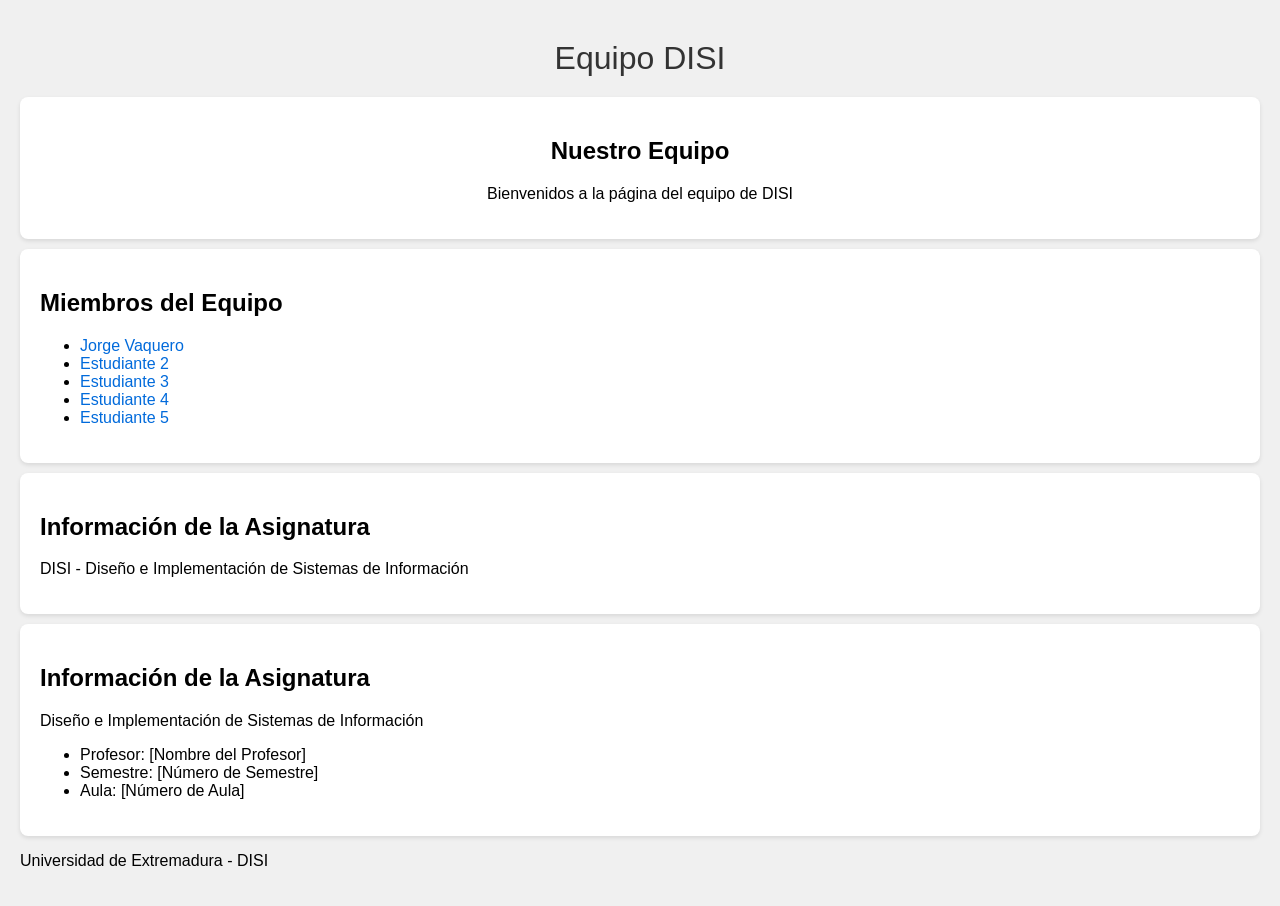
<file: index.html>
<!DOCTYPE html>
<html lang="es">
<head>
    <meta charset="UTF-8">
    <title>Grupo DISI</title>
    <link rel="stylesheet" href="styles.css">
</head>
<body>
    <div class="wrapper">
        <div class="nombre">Equipo DISI</div>
        <div class="box presentacion">
            <h2>Nuestro Equipo</h2>
            <p>Bienvenidos a la página del equipo de DISI</p>
        </div>
        
        <div class="temas">
            <div class="box">
                <h2>Miembros del Equipo</h2>
                <ul>
                    <li><a href="jorge.html" class="ref">Jorge Vaquero</a></li>
                    <li><a href="estudiante2.html" class="ref">Estudiante 2</a></li>
                    <li><a href="estudiante3.html" class="ref">Estudiante 3</a></li>
                    <li><a href="estudiante4.html" class="ref">Estudiante 4</a></li>
                    <li><a href="estudiante5.html" class="ref">Estudiante 5</a></li>
                </ul>
            </div>
            <div class="box">
                <h2>Información de la Asignatura</h2>
                <p>DISI - Diseño e Implementación de Sistemas de Información</p>
            </div>
        </div>
    </div>
</body>
</html>
        <div class="box info-clase">
            <h2>Información de la Asignatura</h2>
            <p>Diseño e Implementación de Sistemas de Información</p>
            <ul>
                <li>Profesor: [Nombre del Profesor]</li>
                <li>Semestre: [Número de Semestre]</li>
                <li>Aula: [Número de Aula]</li>
            </ul>
        </div>
    </div>
     <footer>
        <p>Universidad de Extremadura - DISI</p>
    </footer>
</body>
</html>
</file>
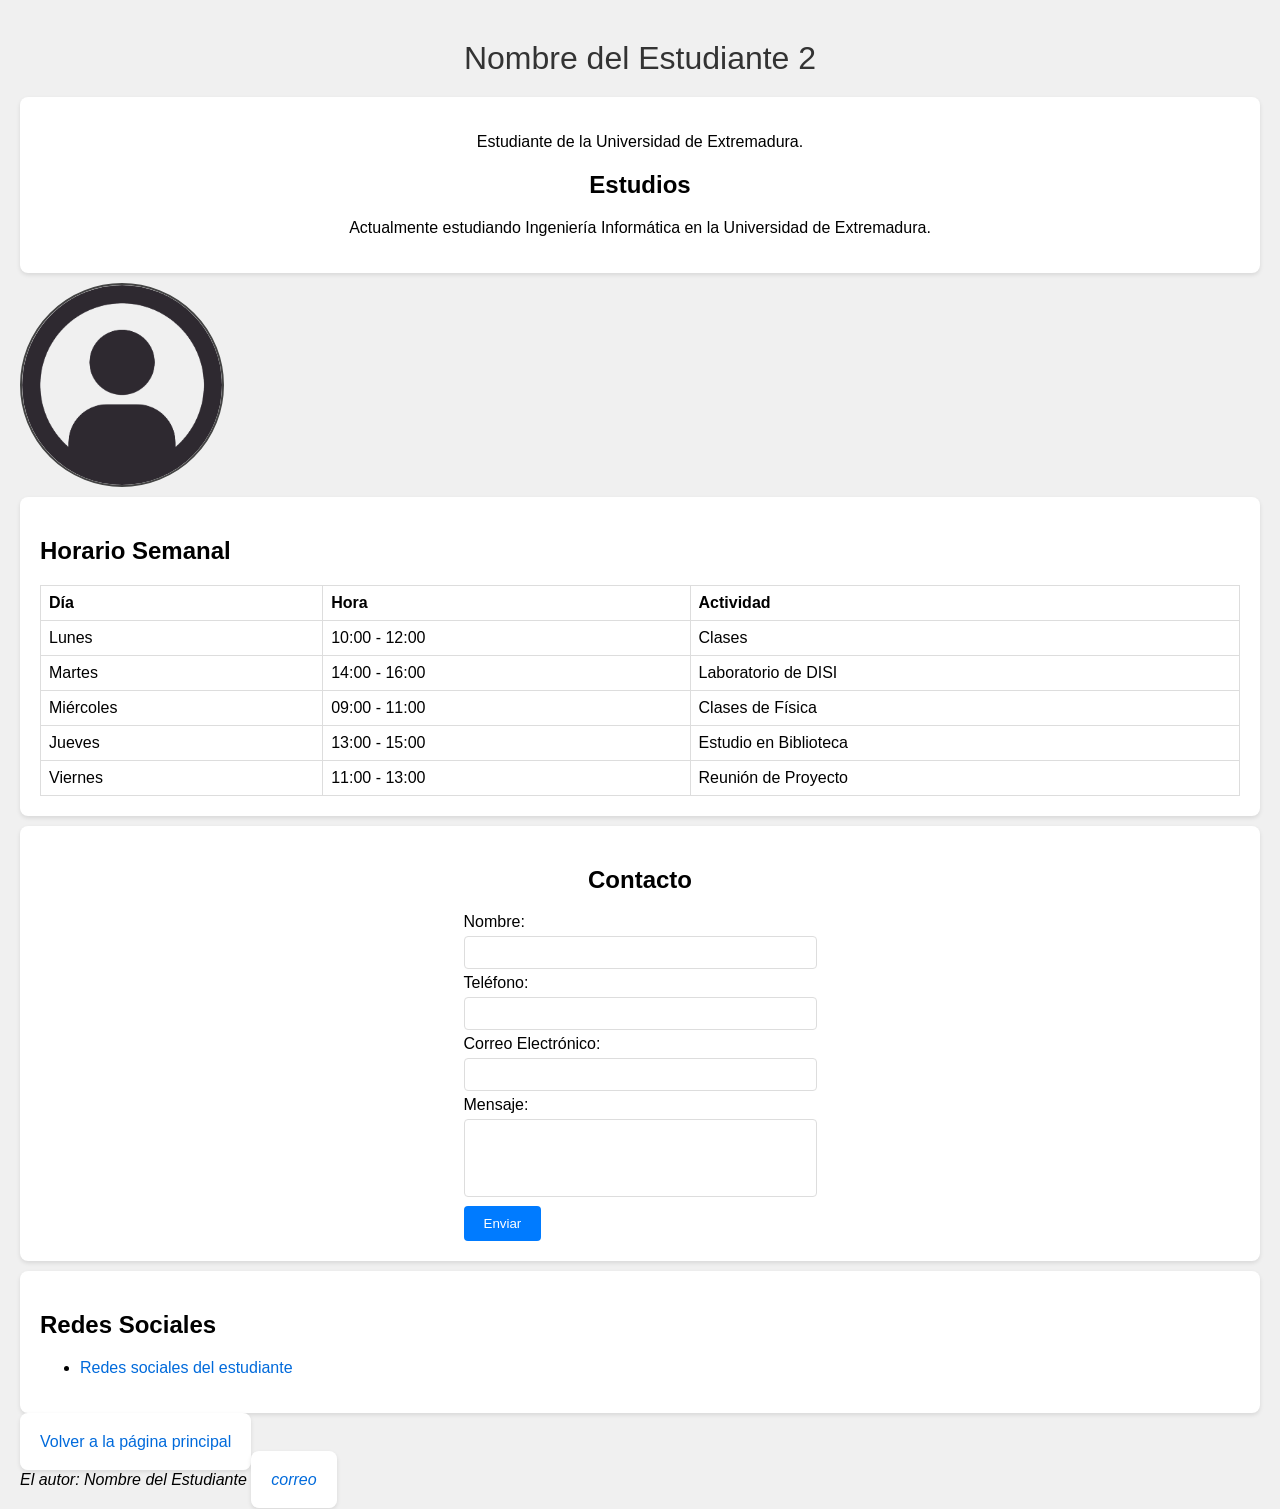
<file: estudiante2.html>
<!DOCTYPE html>
<html lang="es">
<head>
    <meta charset="UTF-8">
    <title>Presentación Estudiante 2</title>
    <link rel="stylesheet" href="styles.css">
</head>
<body>
    <div class="wrapper">
        <div class="nombre">Nombre del Estudiante 2</div>
        <div class="box presentacion">
            <p>Estudiante de la Universidad de Extremadura.</p>
            <h2>Estudios</h2>
            <p>Actualmente estudiando Ingeniería Informática en la Universidad de Extremadura.</p>
        </div>
        <img src="predeterminado.png" alt="Foto" width="200" id="foto">

        <div class="temas">
            <div class="box horario">
                <h2>Horario Semanal</h2>
                <table class="tabla">
                    <tr>
                        <th>Día</th>
                        <th>Hora</th>
                        <th>Actividad</th>
                    </tr>
                    <tr>
                        <td>Lunes</td>
                        <td>10:00 - 12:00</td>
                        <td>Clases</td>
                    </tr>
                    <tr>
                        <td>Martes</td>
                        <td>14:00 - 16:00</td>
                        <td>Laboratorio de DISI</td>
                    </tr>
                    <tr>
                        <td>Miércoles</td>
                        <td>09:00 - 11:00</td>
                        <td>Clases de Física</td>
                    </tr>
                    <tr>
                        <td>Jueves</td>
                        <td>13:00 - 15:00</td>
                        <td>Estudio en Biblioteca</td>
                    </tr>
                    <tr>
                        <td>Viernes</td>
                        <td>11:00 - 13:00</td>
                        <td>Reunión de Proyecto</td>
                    </tr>
                </table>
            </div>
            <div class="box contacto">
                <h2>Contacto</h2>
                <form>
                    <label class="label" for="nombre">Nombre:</label><br>
                    <input class="input" type="text" id="nombre" name="nombre" required><br>
                    <label class="label" for="Telefono">Teléfono:</label><br>
                    <input class="input" type="tel" id="Telefono" name="Telefono" required><br>
                    <label class="label" for="email">Correo Electrónico:</label><br>
                    <input class="input" type="email" id="email" name="email" required><br>
                    <label class="label" for="mensaje">Mensaje:</label><br>
                    <textarea class="textarea" name="mensaje" rows="4" cols="40" id="mensaje" required></textarea><br>
                    <input type="submit" value="Enviar" class="enviar">
                </form>
            </div>
        </div>
        
        <div class="box redes-sociales">
            <h2>Redes Sociales</h2>
            <ul>
                <li><a class="ref" href="#">Redes sociales del estudiante</a></li>
            </ul>
        </div>

        <div class="volver">
            <a href="index.html" class="box ref">Volver a la página principal</a>
        </div>
    </div>
    <footer>
        <address>El autor: Nombre del Estudiante <a class="box ref" href="mailto:correo@alumnos.unex.es">correo</a></address>
    </footer>
</body>
</html>
</file>
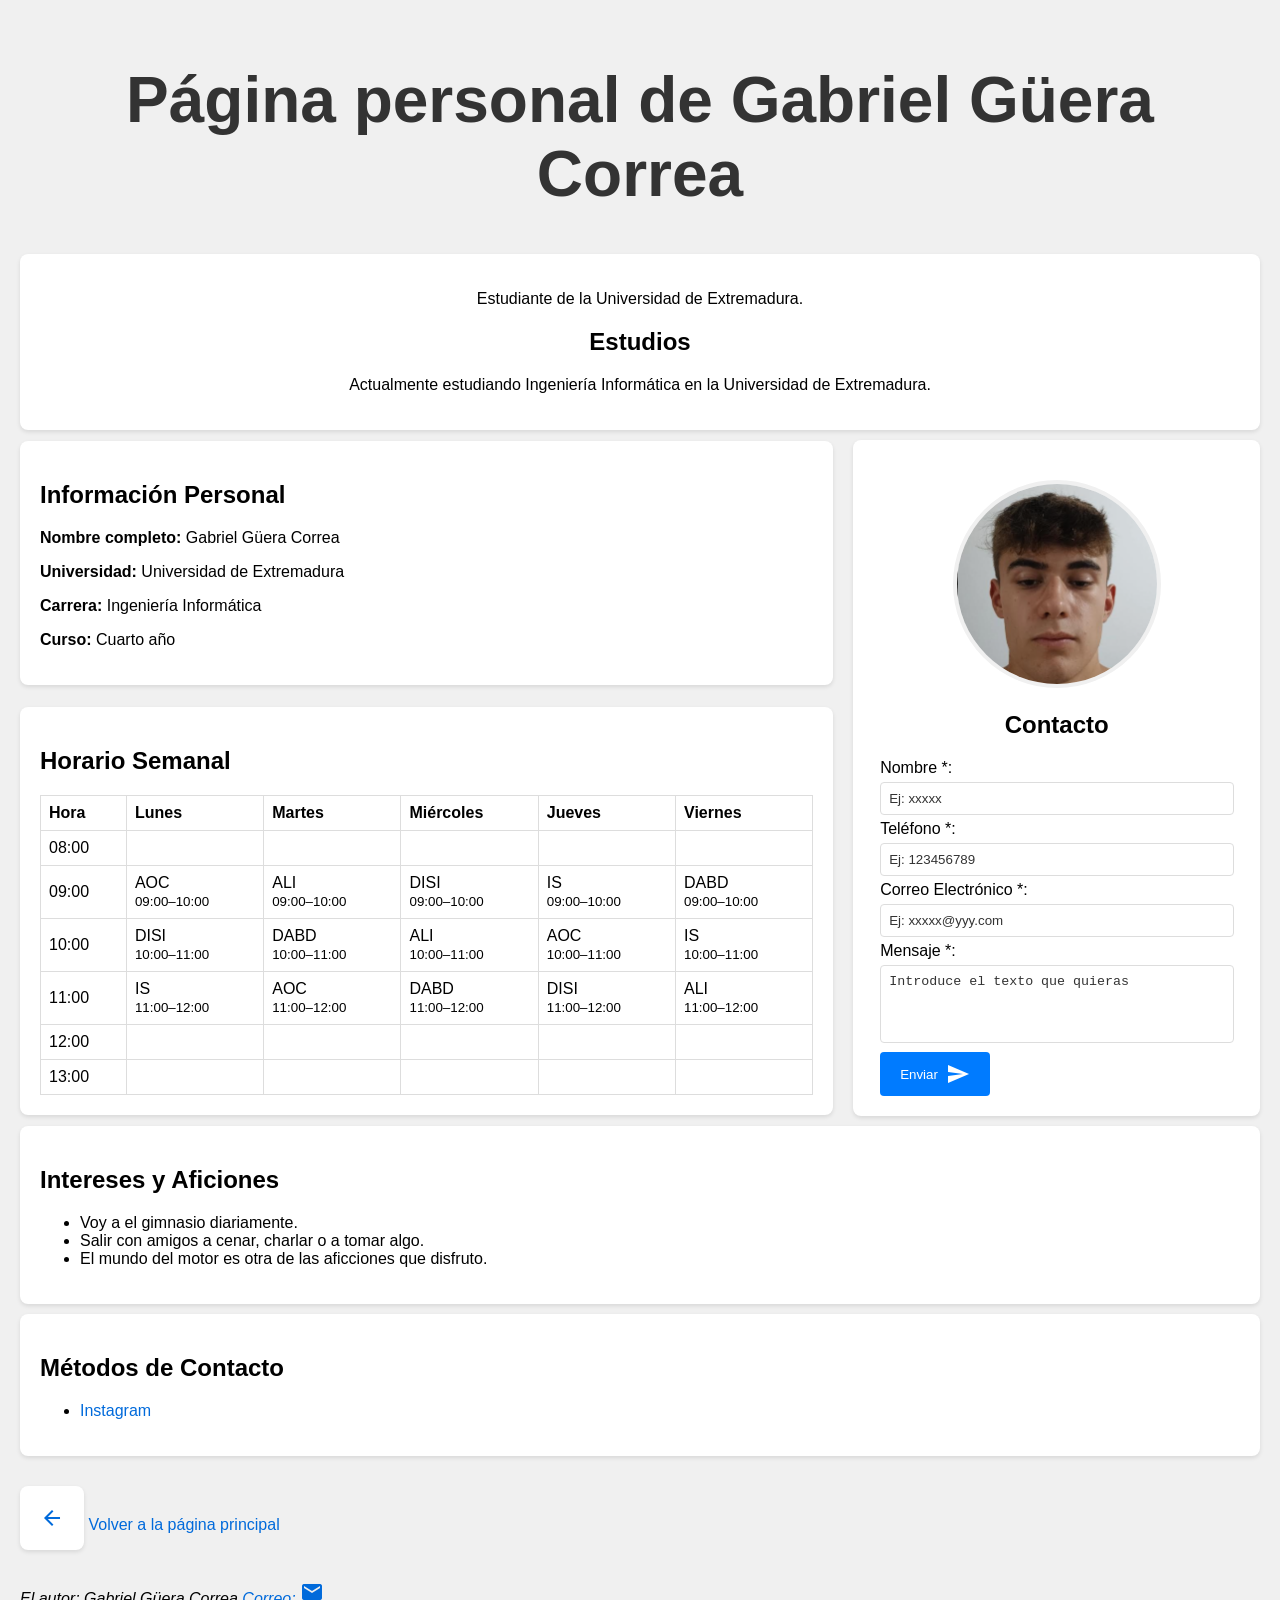
<file: Gabriel.html>
<!DOCTYPE html>
<html lang="es">
<head>
    <meta charset="UTF-8">
    <meta name="viewport" content="width=device-width, initial-scale=1.0">
    <title>Presentación Gabriel Güera</title>
    <link rel="stylesheet" href="styles.css">
    <link href="https://fonts.googleapis.com/icon?family=Material+Icons" rel="stylesheet">
</head>
<body>
    <div class="wrapper">
        <div class="nombre"><h1>Página personal de Gabriel Güera Correa</h1></div>
        <div class="box presentacion">
            <p>Estudiante de la Universidad de Extremadura.</p>
            <h2>Estudios</h2>
            <p>Actualmente estudiando Ingeniería Informática en la Universidad de Extremadura.</p>
        </div>
        <div class="layout">
            <div class="box informacion-personal">
                <h2>Información Personal</h2>
                <p><strong>Nombre completo:</strong> Gabriel Güera Correa </p>
                <p><strong>Universidad:</strong> Universidad de Extremadura</p>
                <p><strong>Carrera:</strong> Ingeniería Informática</p>
                <p><strong>Curso:</strong> Cuarto año </p>
            </div>
            <div class="box horario">
                <h2>Horario Semanal</h2>
                <table class="tabla" aria-label="Horario semanal">
                    <thead>
                        <tr>
                            <th>Hora</th>
                            <th>Lunes</th>
                            <th>Martes</th>
                            <th>Miércoles</th>
                            <th>Jueves</th>
                            <th>Viernes</th>
                        </tr>
                    </thead>
                    <tbody>
                        <tr>
                            <td>08:00</td>
                            <td></td>
                            <td></td>
                            <td></td>
                            <td></td>
                            <td></td>
                        </tr>
                            <tr>
                                <td>09:00</td>
                                <td><span class="has-tooltip" tabindex="0" title="Administración y Organización de Computadores" data-tooltip="Administración y Organización de Computadores">AOC</span><br><small>09:00–10:00</small></td>
                                <td><span class="has-tooltip" tabindex="0" title="Auditoría y Legislación Informática" data-tooltip="Auditoría y Legislación Informática">ALI</span><br><small>09:00–10:00</small></td>
                                <td><span class="has-tooltip" tabindex="0" title="Diseño e Interacción en Sistemas de Información" data-tooltip="Diseño e Interacción en Sistemas de Información">DISI</span><br><small>09:00–10:00</small></td>
                                <td><span class="has-tooltip" tabindex="0" title="Ingeniería del Software" data-tooltip="Ingeniería del Software">IS</span><br><small>09:00–10:00</small></td>
                                <td><span class="has-tooltip" tabindex="0" title="Diseño y Administración de Bases de Datos" data-tooltip="Diseño y Administración de Bases de Datos">DABD</span><br><small>09:00–10:00</small></td>
                            </tr>
                            <tr>
                                <td>10:00</td>
                                <td><span class="has-tooltip" tabindex="0" title="Diseño e Interacción en Sistemas de Información" data-tooltip="Diseño e Interacción en Sistemas de Información">DISI</span><br><small>10:00–11:00</small></td>
                                <td><span class="has-tooltip" tabindex="0" title="Diseño y Administración de Bases de Datos" data-tooltip="Diseño y Administración de Bases de Datos">DABD</span><br><small>10:00–11:00</small></td>
                                <td><span class="has-tooltip" tabindex="0" title="Auditoría y Legislación Informática" data-tooltip="Auditoría y Legislación Informática">ALI</span><br><small>10:00–11:00</small></td>
                                <td><span class="has-tooltip" tabindex="0" title="Administración y Organización de Computadores" data-tooltip="Administración y Organización de Computadores">AOC</span><br><small>10:00–11:00</small></td>
                                <td><span class="has-tooltip" tabindex="0" title="Ingeniería del Software" data-tooltip="Ingeniería del Software">IS</span><br><small>10:00–11:00</small></td>
                            </tr>
                            <tr>
                                <td>11:00</td>
                                <td><span class="has-tooltip" tabindex="0" title="Ingeniería del Software" data-tooltip="Ingeniería del Software">IS</span><br><small>11:00–12:00</small></td>
                                <td><span class="has-tooltip" tabindex="0" title="Administración y Organización de Computadores" data-tooltip="Administración y Organización de Computadores">AOC</span><br><small>11:00–12:00</small></td>
                                <td><span class="has-tooltip" tabindex="0" title="Diseño y Administración de Bases de Datos" data-tooltip="Diseño y Administración de Bases de Datos">DABD</span><br><small>11:00–12:00</small></td>
                                <td><span class="has-tooltip" tabindex="0" title="Diseño e Interacción en Sistemas de Información" data-tooltip="Diseño e Interacción en Sistemas de Información">DISI</span><br><small>11:00–12:00</small></td>
                                <td><span class="has-tooltip" tabindex="0" title="Auditoría y Legislación Informática" data-tooltip="Auditoría y Legislación Informática">ALI</span><br><small>11:00–12:00</small></td>
                            </tr>
                            <tr>
                                <td>12:00</td>
                                <td></td>
                                <td></td>
                                <td></td>
                                <td></td>
                                <td></td>
                            </tr>
                            <tr>
                                <td>13:00</td>
                                <td></td>
                                <td></td>
                                <td></td>
                                <td></td>
                                <td></td>
                            </tr>
                    </tbody>
                </table>
            </div>
            <div class="box contacto">
                <a href="#imagen-ampliada">
                    <img src="imagenes/imageGabriel.png" alt="Foto de Gabriel:  foto de frente en la que se puede observar a un joven de pelo y ojos marrones">
                </a>

                <div id="imagen-ampliada" class="modal">
                    <a  href="#" class="fondo"></a>
                    <div class="contenido">
                        <a  class="cerrar">x</a>
                        <img src="imagenes/imageGabriel.png" alt="Imagen ampliada">
                    </div>
                </div>

                <h2>Contacto</h2>
                <form>
                    <label class="label" for="nombre">Nombre *:</label><br>
                    <input class="input" type="text" id="nombre" name="nombre" required placeholder="Ej: xxxxx"><br>
                    <label class="label" for="Telefono">Teléfono *:</label><br>
                    <input class="input" type="tel" id="Telefono" name="Telefono" required placeholder="Ej: 123456789"
                    pattern="[0-9]{9}" title="Debe contener 9 dígitos numéricos"><br>
                    <label class="label" for="email">Correo Electrónico *:</label><br>
                    <input class="input" type="email" id="email" name="email" required placeholder="Ej: xxxxx@yyy.com"><br>
                    <label class="label" for="mensaje">Mensaje *:</label><br>
                    <textarea class="textarea" name="mensaje" rows="4" cols="40" id="mensaje" required placeholder="Introduce el texto que quieras"></textarea><br>
                    <button type="submit"class="enviar">
                        Enviar<i class="material-icons">send</i>
                    </button>  
                </form>
            </div>
        </div>
        
        <div class="box intereses">
            <h2>Intereses y Aficiones</h2>
            <ul>
                <li>Voy a el gimnasio diariamente.</li>
                <li>Salir con amigos a cenar, charlar o a tomar algo.</li>
                <li>El mundo del motor es otra de las aficciones que disfruto.</li>
            </ul>
        </div>
        
        <div class="box redes-sociales">
            <h2>Métodos de Contacto</h2>
            <ul>
                <li><a class="ref" href="https://www.instagram.com/gabrigc04_">Instagram</a></li>
            </ul>
        </div>

    </div> 
    <div class="volver">
            <a href="paginaPrincipal.html" class="ref"><i class="box material-icons">arrow_back</i>  Volver a la página principal</a>
    </div>
    <footer>
        <address>El autor: Gabriel Güera Correa <a class="ref" href="mailto:ggeracor@alumnos.unex.es">Correo: <i class="material-icons"> email</i></a></address>
    </footer>
</body>
</html>
</file>
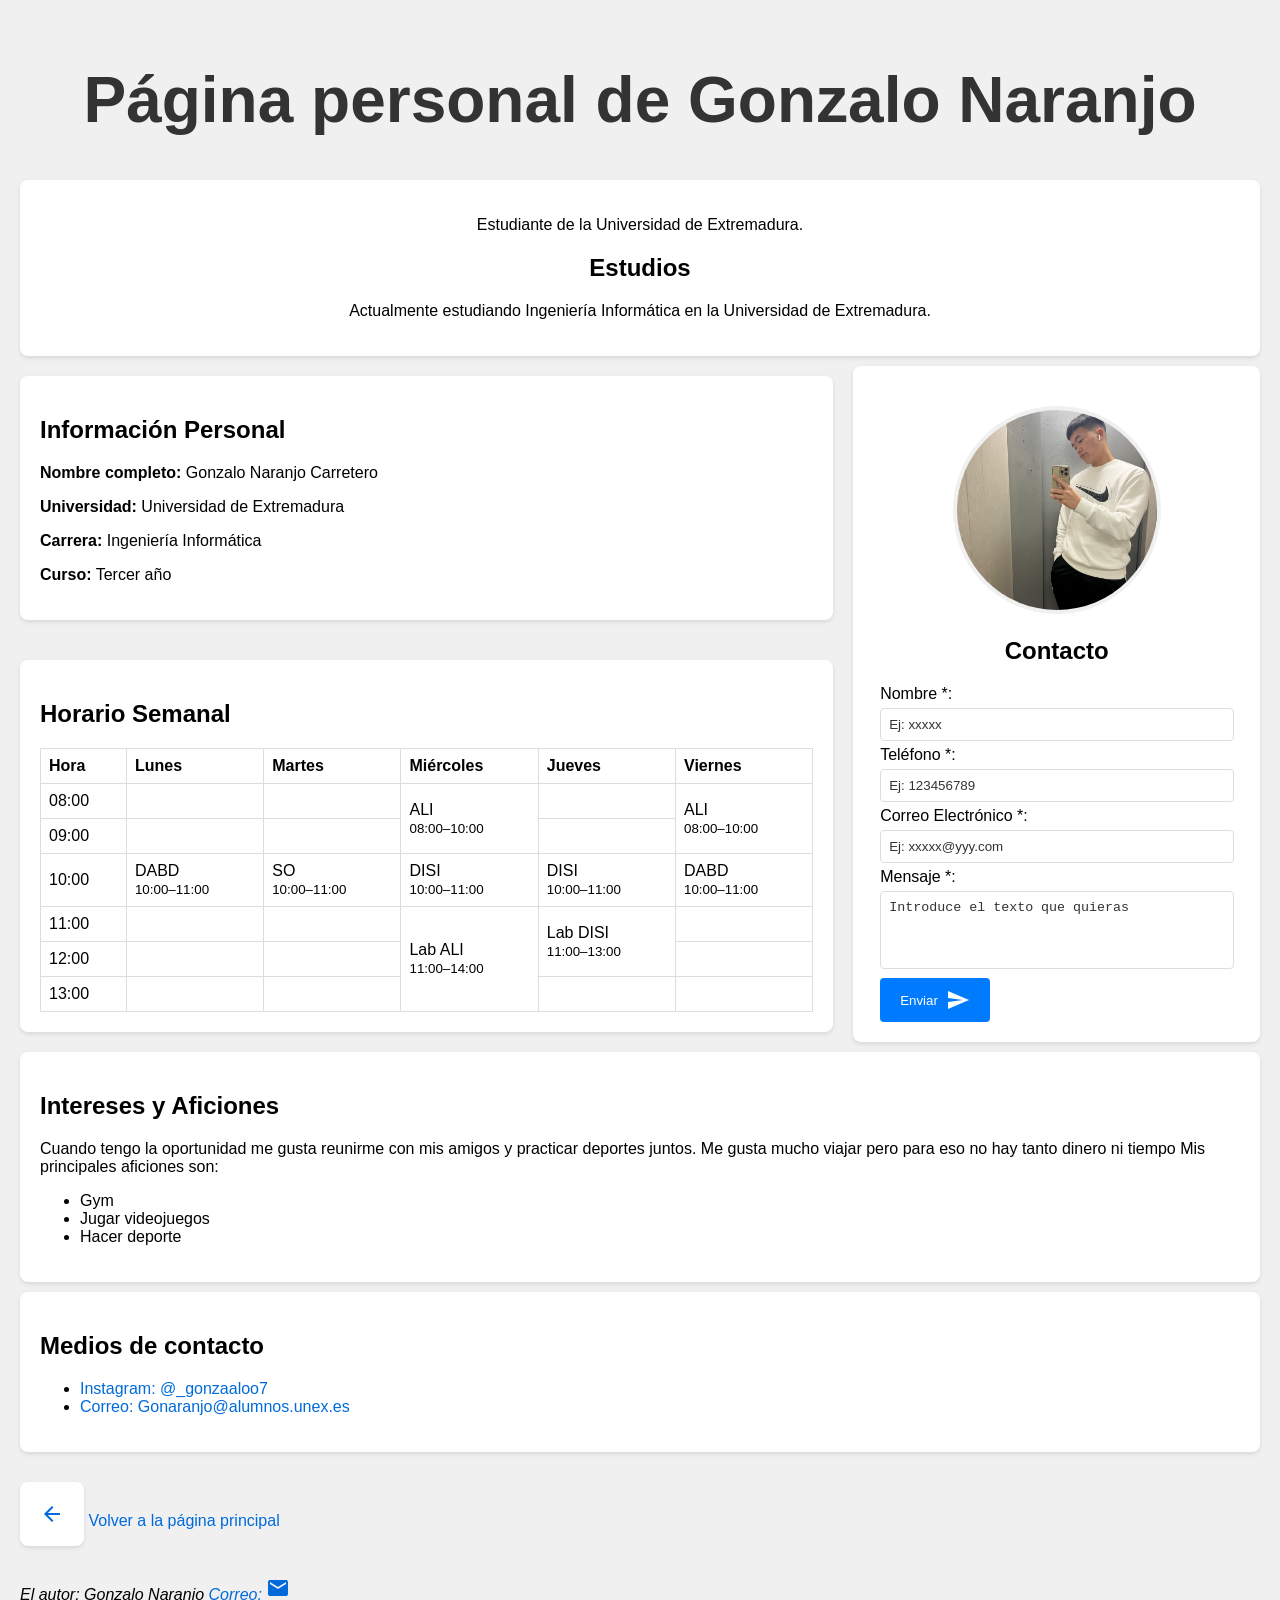
<file: GonzaloNaranjo.html>
<!DOCTYPE html>
<html lang="es">
<head>
    <meta charset="UTF-8">
    <meta name="viewport" content="width=device-width, initial-scale=1.0">
    <title>Presentación Gonzalo Naranjo</title>
    <link rel="stylesheet" href="styles.css">
    <link href="https://fonts.googleapis.com/icon?family=Material+Icons" rel="stylesheet">
</head>
<body>
    <div class="wrapper">
        <div class="nombre"><h1>Página personal de Gonzalo Naranjo</h1></div>
        <div class="box presentacion">
            <p>Estudiante de la Universidad de Extremadura.</p>
            <h2>Estudios</h2>
            <p>Actualmente estudiando Ingeniería Informática en la Universidad de Extremadura.</p>
        </div>
        <div class="layout">
            <div class="box informacion-personal">
                <h2>Información Personal</h2>
                <p><strong>Nombre completo:</strong> Gonzalo Naranjo Carretero</p>
                <p><strong>Universidad:</strong> Universidad de Extremadura</p>
                <p><strong>Carrera:</strong> Ingeniería Informática</p>
                <p><strong>Curso:</strong> Tercer año</p>
            </div>
            <div class="box horario">
                <h2>Horario Semanal</h2>
                <table class="tabla" aria-label="Horario semanal">
                    <thead>
                        <tr>
                            <th>Hora</th>
                            <th>Lunes</th>
                            <th>Martes</th>
                            <th>Miércoles</th>
                            <th>Jueves</th>
                            <th>Viernes</th>
                        </tr>
                    </thead>
                    <tbody>
                        <tr>
                            <td>08:00</td>
                            <td></td>
                            <td></td>
                            <td rowspan="2"><span class="has-tooltip" tabindex="0" data-tooltip="Algoritmos y estructuras de datos: cómo resolver problemas y organizar datos eficientemente.">ALI</span><br><small>08:00–10:00</small></td>
                            <td></td>
                            <td rowspan="2"><span class="has-tooltip" tabindex="0" data-tooltip="Algoritmos y estructuras de datos: cómo resolver problemas y organizar datos eficientemente.">ALI</span><br><small>08:00–10:00</small></td>
                        </tr>
                        <tr>
                            <td>09:00</td>
                            <td></td>
                            <td></td>
                            <td></td>
                        </tr>
                        <tr>
                            <td>10:00</td>
                            <td><span class="has-tooltip" tabindex="0" data-tooltip="Diseño y Administración de Bases de Datos: cómo almacenar y consultar información de forma segura y eficiente.">DABD</span><br><small>10:00–11:00</small></td>
                            <td><span class="has-tooltip" tabindex="0" data-tooltip="Sistemas Operativos">SO</span><br><small>10:00–11:00</small></td>
                            <td><span class="has-tooltip" tabindex="0" data-tooltip="Diseño y Desarrollo de Sistemas Informáticos: creación y mantenimiento de aplicaciones a gran escala.">DISI</span><br><small>10:00–11:00</small></td>
                            <td><span class="has-tooltip" tabindex="0" data-tooltip="Diseño y Desarrollo de Sistemas Informáticos: creación y mantenimiento de aplicaciones a gran escala.">DISI</span><br><small>10:00–11:00</small></td>
                            <td><span class="has-tooltip" tabindex="0" data-tooltip="Diseño y Administración de Bases de Datos: cómo almacenar y consultar información de forma segura y eficiente.">DABD</span><br><small>10:00–11:00</small></td>
                        </tr>
                        <tr>
                            <td>11:00</td>
                            <td></td>
                            <td></td>
                            <td rowspan="3"><span class="has-tooltip" tabindex="0" data-tooltip="Prácticas de ALI (laboratorio)">Lab ALI</span><br><small>11:00–14:00</small></td>
                            <td rowspan="2"><span class="has-tooltip" tabindex="0" data-tooltip="Prácticas de DISI (laboratorio)">Lab DISI</span><br><small>11:00–13:00</small></td>
                            <td></td>
                        </tr>
                        <tr>
                            <td>12:00</td>
                            <td></td>
                            <td></td>
                            <td></td>
                        </tr>
                        <tr>
                            <td>13:00</td>
                            <td></td>
                            <td></td>
                            <td></td>
                            <td></td>
                        </tr>
                    </tbody>
                </table>
            </div>
            <div class="box contacto">
                <a href="#imagen-ampliada">
                    <img src="imagenes/ImagenGonzalo.jpg" alt="Chico con pelo corto y negro, posando de perfil frente al espejo">
                </a>

                <div id="imagen-ampliada" class="modal">
                    <a  href="#" class="fondo"></a>
                    <div class="contenido">
                        <a  class="cerrar">x</a>
                        <img src="imagenes/ImagenGonzalo.jpg" alt="Imagen ampliada">
                    </div>
                </div>

                <h2>Contacto</h2>
                <form>
                    <label class="label" for="nombre">Nombre *:</label><br>
                    <input class="input" type="text" id="nombre" name="nombre" required placeholder="Ej: xxxxx"><br>
                    <label class="label" for="Telefono">Teléfono *:</label><br>
                    <input class="input" type="tel" id="Telefono" name="Telefono" required placeholder="Ej: 123456789"
                    pattern="[0-9]{9}" title="Debe contener 9 dígitos numéricos"><br>
                    <label class="label" for="email">Correo Electrónico *:</label><br>
                    <input class="input" type="email" id="email" name="email" required placeholder="Ej: xxxxx@yyy.com"><br>
                    <label class="label" for="mensaje">Mensaje *:</label><br>
                    <textarea class="textarea" name="mensaje" rows="4" cols="40" id="mensaje" required placeholder="Introduce el texto que quieras"></textarea><br>
                    <button type="submit"class="enviar">
                        Enviar<i class="material-icons">send</i>
                    </button>  
                </form>
            </div>
        </div>
        
        <div class="box intereses">
            <h2>Intereses y Aficiones</h2>
            <p>Cuando tengo la oportunidad me gusta reunirme con mis amigos y practicar deportes juntos. Me gusta mucho viajar pero para eso no hay tanto dinero ni tiempo Mis principales aficiones son:</p>
            <ul>
                <li>Gym</li>
                <li>Jugar videojuegos</li>
                <li>Hacer deporte</li>
            </ul>
        </div>
        
        <div class="box redes-sociales">
            <h2>Medios de contacto</h2>
            <ul>
                <li><a class="ref" href="https://instagram.com/_gonzaaloo7" target="_blank" rel="noopener noreferrer">Instagram: @_gonzaaloo7</a></li>
                <li><a class="ref" href="mailto:Gonaranjo@alumnos.unex.es">Correo: Gonaranjo@alumnos.unex.es</a></li>
            </ul>
        </div>

    </div> 
    <div class="volver">
            <a href="paginaPrincipal.html" class="ref"><i class="box material-icons">arrow_back</i>  Volver a la página principal</a>
    </div>
    <footer>
        <address>El autor: Gonzalo Naranjo <a class="ref" href="mailto:Gonaranjo@alumnos.unex.es">Correo: <i class="material-icons"> email</i></a></address>
    </footer>
</body>
</html>
</file>
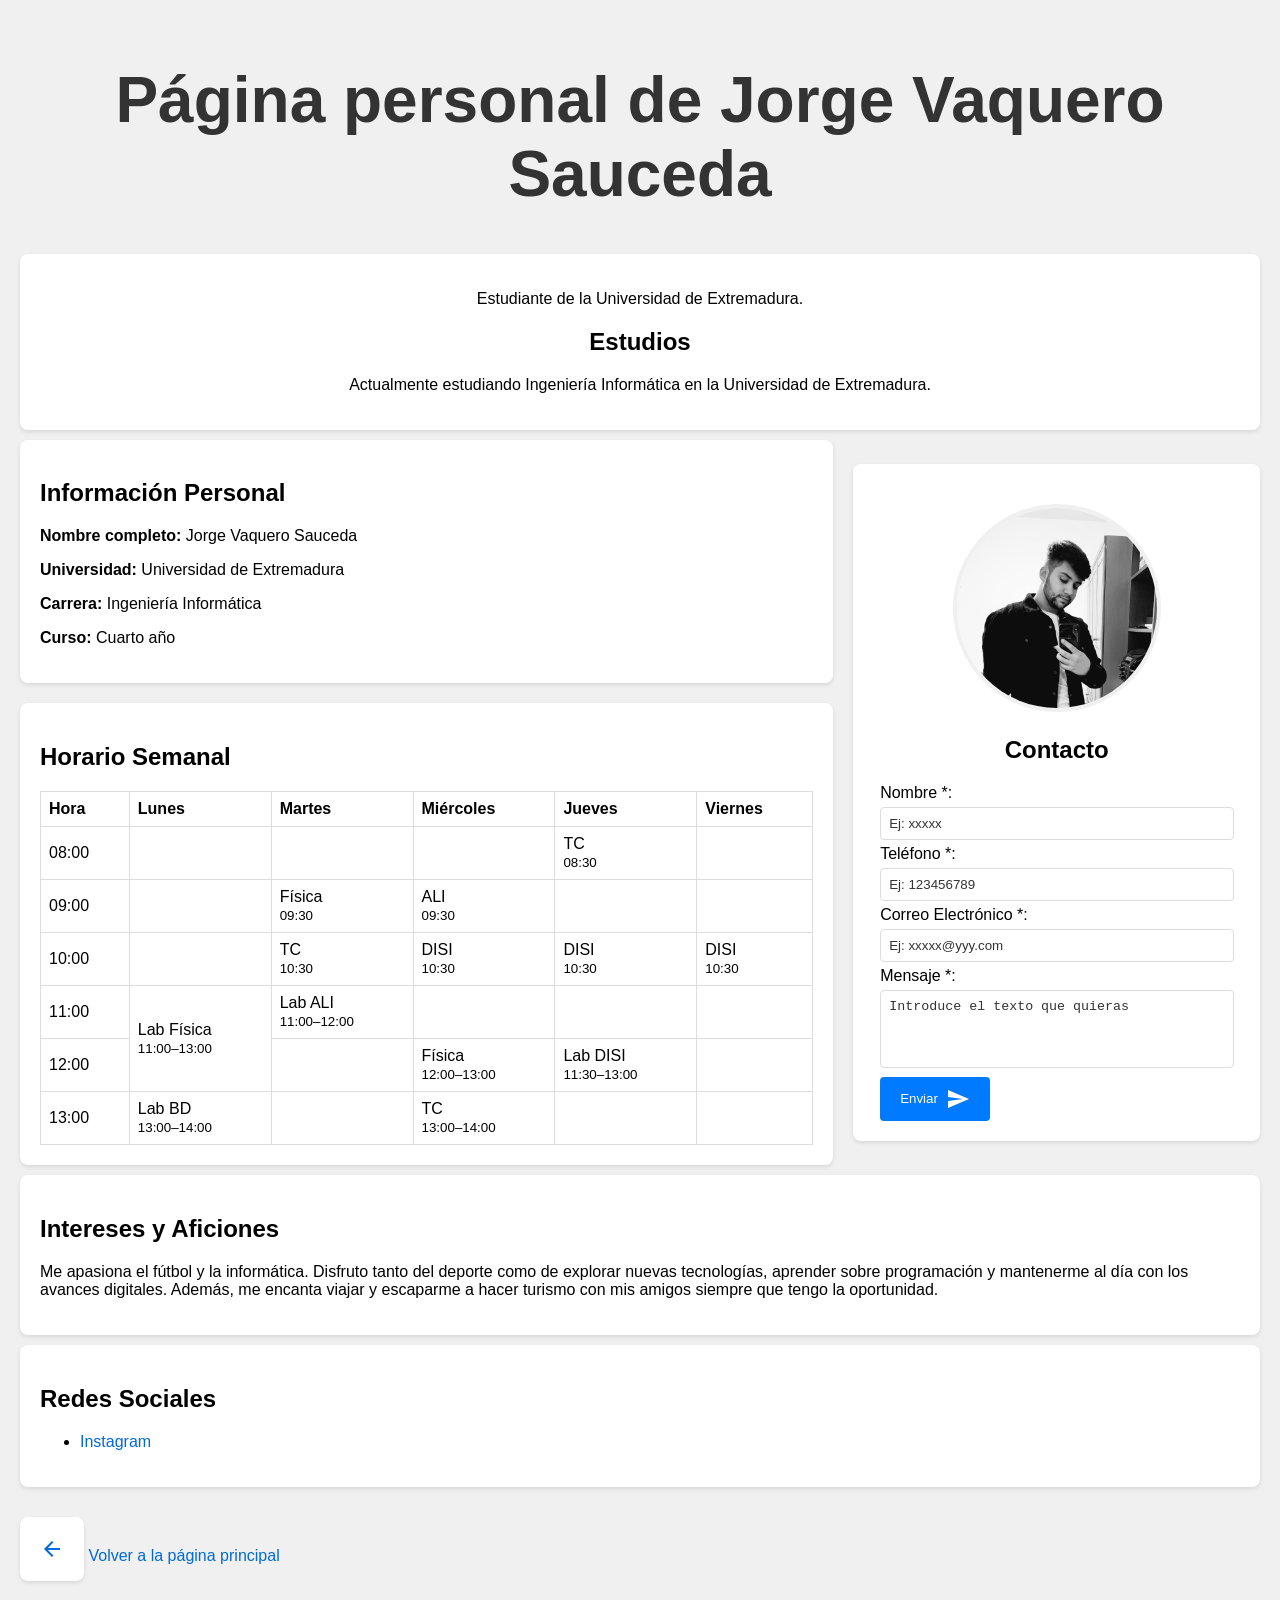
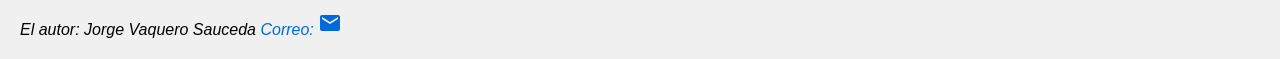
<file: jorge.html>
<!DOCTYPE html>
<html lang="es">
<head>
    <meta charset="UTF-8">
    <meta name="viewport" content="width=device-width, initial-scale=1.0">
    <title>Presentación Jorge Vaquero</title>
    <link rel="stylesheet" href="styles.css">
    <link href="https://fonts.googleapis.com/icon?family=Material+Icons" rel="stylesheet">
</head>
<body>
    <div class="wrapper">
        <div class="nombre"><h1>Página personal de Jorge Vaquero Sauceda</h1></div>
        <div class="box presentacion">
            <p>Estudiante de la Universidad de Extremadura.</p>
            <h2>Estudios</h2>
            <p>Actualmente estudiando Ingeniería Informática en la Universidad de Extremadura.</p>
        </div>
        <div class="layout">
            <div class="box informacion-personal">
                    <h2>Información Personal</h2>
                    <p><strong>Nombre completo:</strong> Jorge Vaquero Sauceda </p>
                    <p><strong>Universidad:</strong> Universidad de Extremadura</p>
                    <p><strong>Carrera:</strong> Ingeniería Informática</p>
                    <p><strong>Curso:</strong> Cuarto año </p>
            </div>
            <div class="box horario">
                <h2>Horario Semanal</h2>
                <table class="tabla" aria-label="Horario semanal">
                    <thead>
                        <tr>
                            <th>Hora</th>
                            <th>Lunes</th>
                            <th>Martes</th>
                            <th>Miércoles</th>
                            <th>Jueves</th>
                            <th>Viernes</th>
                        </tr>
                    </thead>
                    <tbody>
                        <tr>
                            <td>08:00</td>
                            <td></td>
                            <td></td>
                            <td></td>
                            <td><span class="has-tooltip" tabindex="0" data-tooltip="Teoría de la Computación">TC</span><br><small>08:30</small></td>
                            <td></td>
                        </tr>
                        <tr>
                            <td>09:00</td>
                            <td></td>
                            <td><span class="has-tooltip" tabindex="0" data-tooltip="Física (teoría y prácticas)">Física</span><br><small>09:30</small></td>
                            <td><span class="has-tooltip" tabindex="0" data-tooltip="ALI — Lenguajes y Sistemas (teoría y práctica)">ALI</span><br><small>09:30</small></td>
                            <td></td>
                            <td></td>
                        </tr>
                        <tr>
                            <td>10:00</td>
                            <td></td>
                            <td><span class="has-tooltip" tabindex="0" data-tooltip="Teoría de la Computación">TC</span><br><small>10:30</small></td>
                            <td><span class="has-tooltip" tabindex="0" data-tooltip="DISI — Diseño e Ingeniería de Software">DISI</span><br><small>10:30</small></td>
                            <td><span class="has-tooltip" tabindex="0" data-tooltip="DISI — Diseño e Ingeniería de Software">DISI</span><br><small>10:30</small></td>
                            <td><span class="has-tooltip" tabindex="0" data-tooltip="DISI — Diseño e Ingeniería de Software">DISI</span><br><small>10:30</small></td>
                        </tr>
                        <tr>
                            <td>11:00</td>
                            <td rowspan="2"><span class="has-tooltip" tabindex="0" data-tooltip="Prácticas de Física">Lab Física</span><br><small>11:00–13:00</small></td>
                            <td><span class="has-tooltip" tabindex="0" data-tooltip="Prácticas de ALI (laboratorio)">Lab ALI</span><br><small>11:00–12:00</small></td>
                            <td></td>
                            <td></td>
                            <td></td>
                        </tr>
                        <tr>
                            <td>12:00</td>
                            <td></td>
                            <td><span class="has-tooltip" tabindex="0" data-tooltip="Física (teoría y prácticas)">Física</span><br><small>12:00–13:00</small></td>
                            <td><span class="has-tooltip" tabindex="0" data-tooltip="Prácticas de DISI (laboratorio)">Lab DISI</span><br><small>11:30–13:00</small></td>
                            <td></td>
                        </tr>
                        <tr>
                            <td>13:00</td>
                            <td><span class="has-tooltip" tabindex="0" data-tooltip="Prácticas de Bases de Datos">Lab BD</span><br><small>13:00–14:00</small></td>
                            <td></td>
                            <td><span class="has-tooltip" tabindex="0" data-tooltip="Teoría de la Computación">TC</span><br><small>13:00–14:00</small></td>
                            <td></td>
                            <td></td>
                        </tr>
                    </tbody>
                </table>
            </div>
            <div class="box contacto">
                <a href="#imagen-ampliada">
                    <img src="imagenes/imagenJorge.jpg" alt="Miniatura">
                </a>

                <div id="imagen-ampliada" class="modal">
                    <a  href="#" class="fondo"></a>
                    <div class="contenido">
                        <a  class="cerrar">x</a>
                        <img src="imagenes/imagenJorge.jpg" alt="Imagen ampliada">
                    </div>
                </div>


                <h2>Contacto</h2>
                <form>
                    <label class="label" for="nombre">Nombre *:</label><br>
                    <input class="input" type="text" id="nombre" name="nombre" required placeholder="Ej: xxxxx"><br>
                    <label class="label" for="Telefono">Teléfono *:</label><br>
                    <input class="input" type="tel" id="Telefono" name="Telefono" required placeholder="Ej: 123456789"
                    pattern="[0-9]{9}" title="Debe contener 9 dígitos numéricos"><br>
                    <label class="label" for="email">Correo Electrónico *:</label><br>
                    <input class="input" type="email" id="email" name="email" required placeholder="Ej: xxxxx@yyy.com"><br>
                    <label class="label" for="mensaje">Mensaje *:</label><br>
                    <textarea class="textarea" name="mensaje" rows="4" cols="40" id="mensaje" required placeholder="Introduce el texto que quieras"></textarea><br>
                    <button type="submit"class="enviar">
                        Enviar<i class="material-icons">send</i>
                    </button>
                </form>
            </div>
        </div>
        <div class="box intereses">
            <h2>Intereses y Aficiones</h2>
                <p>Me apasiona el fútbol y la informática. Disfruto tanto del deporte como de explorar nuevas tecnologías, aprender sobre programación y mantenerme al día con los avances digitales.  Además, me encanta viajar y escaparme a hacer turismo con mis amigos siempre que tengo la oportunidad.</p>
        </div>
        <div class="box redes-sociales">
            <h2>Redes Sociales</h2>
            <ul>
                <li><a class="ref" href="https://www.instagram.com/jorgevs_12">Instagram</a></li>
            </ul>
        </div>
    </div> 
    <div class="volver">
            <a href="paginaPrincipal.html" class="ref"><i class="box material-icons">arrow_back</i>  Volver a la página principal</a>
    </div>
    <footer>
        <address>El autor: Jorge Vaquero Sauceda <a class="ref" href="mailto:jvaqueroeq@alumnos.unex.es">Correo: <i class="material-icons"> email</i></a></address>
    </footer>
</body>
</html>
</file>
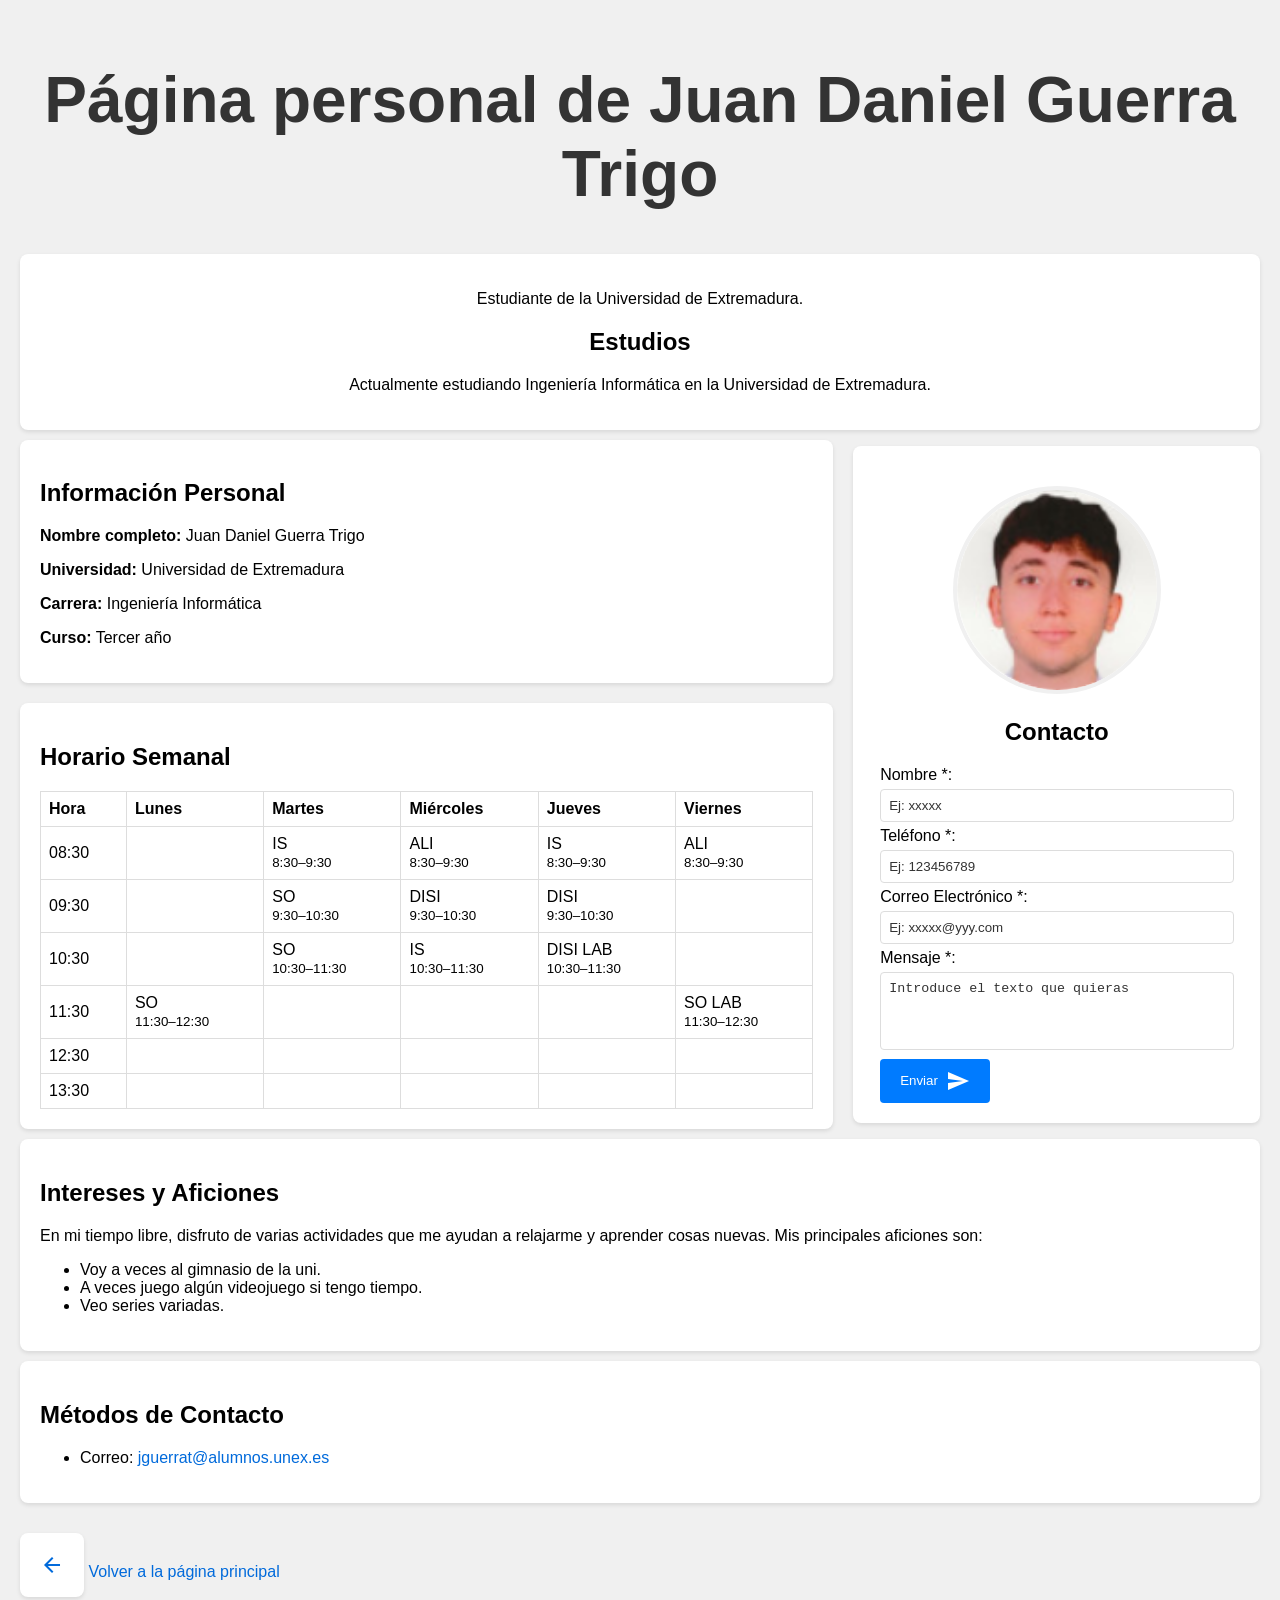
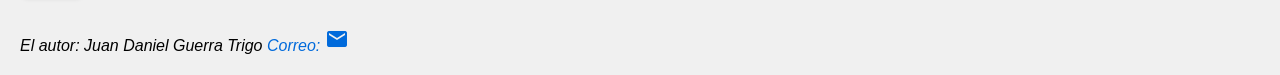
<file: JuanDaniel.html>
<!DOCTYPE html>
<html lang="es">
<head>
    <meta charset="UTF-8">
    <meta name="viewport" content="width=device-width, initial-scale=1.0">
    <title>Presentación Juan Daniel</title>
    <link rel="stylesheet" href="styles.css">
    <link href="https://fonts.googleapis.com/icon?family=Material+Icons" rel="stylesheet">
</head>
<body>
    <div class="wrapper">
        <div class="nombre"><h1>Página personal de Juan Daniel Guerra Trigo</h1></div>
        <div class="box presentacion">
            <p>Estudiante de la Universidad de Extremadura.</p>
            <h2>Estudios</h2>
            <p>Actualmente estudiando Ingeniería Informática en la Universidad de Extremadura.</p>
        </div>
        <div class="layout">
            <div class="box informacion-personal">
                <h2>Información Personal</h2>
                <p><strong>Nombre completo:</strong> Juan Daniel Guerra Trigo</p>
                <p><strong>Universidad:</strong> Universidad de Extremadura</p>
                <p><strong>Carrera:</strong> Ingeniería Informática</p>
                <p><strong>Curso:</strong> Tercer año</p>
            </div>
            <div class="box horario">
                <h2>Horario Semanal</h2>
                <table class="tabla" aria-label="Horario semanal">
                    <thead>
                        <tr>
                            <th>Hora</th>
                            <th>Lunes</th>
                            <th>Martes</th>
                            <th>Miércoles</th>
                            <th>Jueves</th>
                            <th>Viernes</th>
                        </tr>
                    </thead>
                    <tbody>
                        <tr>
                            <td>08:30</td>
                            <td></td>
                            <td><span class="has-tooltip" tabindex="0" data-tooltip="Ingeniería del Software: métodos y prácticas para desarrollar software de calidad.">IS</span><br><small>8:30–9:30</small></td>
                            <td><span class="has-tooltip" tabindex="0" data-tooltip="Algoritmos y estructuras de datos: cómo resolver problemas y organizar datos eficientemente.">ALI</span><br><small>8:30–9:30</small></td>
                            <td><span class="has-tooltip" tabindex="0" data-tooltip="IS — Ingeniería del Software">IS</span><br><small>8:30–9:30</small></td>
                            <td><span class="has-tooltip" tabindex="0" data-tooltip="ALI — Lenguajes y sistemas">ALI</span><br><small>8:30–9:30</small></td>
                        </tr>
                        <tr>
                            <td>09:30</td>
                            <td></td>
                            <td><span class="has-tooltip" tabindex="0" data-tooltip="Sistemas Operativos">SO</span><br><small>9:30–10:30</small></td>
                            <td><span class="has-tooltip" tabindex="0" data-tooltip="Diseño y Desarrollo de Sistemas Informáticos: creación y mantenimiento de aplicaciones a gran escala.">DISI</span><br><small>9:30–10:30</small></td>
                            <td><span class="has-tooltip" tabindex="0" data-tooltip="DISI — Diseño e Ingeniería de Software">DISI</span><br><small>9:30–10:30</small></td>
                            <td></td>
                        </tr>
                        <tr>
                            <td>10:30</td>
                            <td></td>
                            <td><span class="has-tooltip" tabindex="0" data-tooltip="SO — Sistemas Operativos">SO</span><br><small>10:30–11:30</small></td>
                            <td><span class="has-tooltip" tabindex="0" data-tooltip="IS — Ingeniería del Software">IS</span><br><small>10:30–11:30</small></td>
                            <td><span class="has-tooltip" tabindex="0" data-tooltip="Prácticas de DISI (laboratorio)">DISI LAB</span><br><small>10:30–11:30</small></td>
                            <td></td>
                        </tr>
                        <tr>
                            <td>11:30</td>
                            <td><span class="has-tooltip" tabindex="0" data-tooltip="Sistemas Operativos">SO</span><br><small>11:30–12:30</small></td>
                            <td></td>
                            <td></td>
                            <td></td>
                            <td><span class="has-tooltip" tabindex="0" data-tooltip="Prácticas de Sistemas Operativos">SO LAB</span><br><small>11:30–12:30</small></td>
                        </tr>
                        <tr>
                            <td>12:30</td>
                            <td></td>
                            <td></td>
                            <td></td>
                            <td></td>
                            <td></td>
                        </tr>
                        <tr>
                            <td>13:30</td>
                            <td></td>
                            <td></td>
                            <td></td>
                            <td></td>
                            <td></td>
                        </tr>
                    </tbody>
                </table>
            </div>
            <div class="box contacto">
                <a href="#imagen-ampliada">
                    <img src="imagenes/imagenJuanDaniel.png" alt="Imagen Personal de Juan Daniel: Fotografía de un joven con cabello corto y oscuro , piel clara y expresión neutra mirando al frente.">
                </a>

                <div id="imagen-ampliada" class="modal">
                    <a  href="#" class="fondo"></a>
                    <div class="contenido">
                        <a  class="cerrar">x</a>
                        <img src="imagenes/imagenJuanDaniel.png" alt="Imagen ampliada">
                    </div>
                </div>

                <h2>Contacto</h2>
                <form>
                    <label class="label" for="nombre">Nombre *:</label><br>
                    <input class="input" type="text" id="nombre" name="nombre" required placeholder="Ej: xxxxx"><br>
                    <label class="label" for="Telefono">Teléfono *:</label><br>
                    <input class="input" type="tel" id="Telefono" name="Telefono" required placeholder="Ej: 123456789"
                    pattern="[0-9]{9}" title="Debe contener 9 dígitos numéricos"><br>
                    <label class="label" for="email">Correo Electrónico *:</label><br>
                    <input class="input" type="email" id="email" name="email" required placeholder="Ej: xxxxx@yyy.com"><br>
                    <label class="label" for="mensaje">Mensaje *:</label><br>
                    <textarea class="textarea" name="mensaje" rows="4" cols="40" id="mensaje" required placeholder="Introduce el texto que quieras"></textarea><br>
                    <button type="submit"class="enviar">
                        Enviar<i class="material-icons">send</i>
                    </button>  
                </form>
            </div>
        </div>
        
        <div class="box intereses">
            <h2>Intereses y Aficiones</h2>
            <p>En mi tiempo libre, disfruto de varias actividades que me ayudan a relajarme y aprender cosas nuevas. Mis principales aficiones son:</p>
            <ul>
                <li>Voy a veces al gimnasio de la uni.</li>
                <li>A veces juego algún videojuego si tengo tiempo.</li>
                <li>Veo series variadas.</li>
            </ul>
        </div>
        
        <div class="box redes-sociales">
            <h2>Métodos de Contacto</h2>
            <ul>
                <li>Correo: <a class="ref" href="mailto:jguerrat@alumnos.unex.es">jguerrat@alumnos.unex.es</a></li>
            </ul>
        </div>

    </div> 
    <div class="volver">
            <a href="paginaPrincipal.html" class="ref"><i class="box material-icons">arrow_back</i>  Volver a la página principal</a>
    </div>
    <footer>
        <address>El autor: Juan Daniel Guerra Trigo <a class="ref" href="mailto:jguerrat@alumnos.unex.es">Correo: <i class="material-icons"> email</i></a></address>
    </footer>
</body>
</html>
</file>
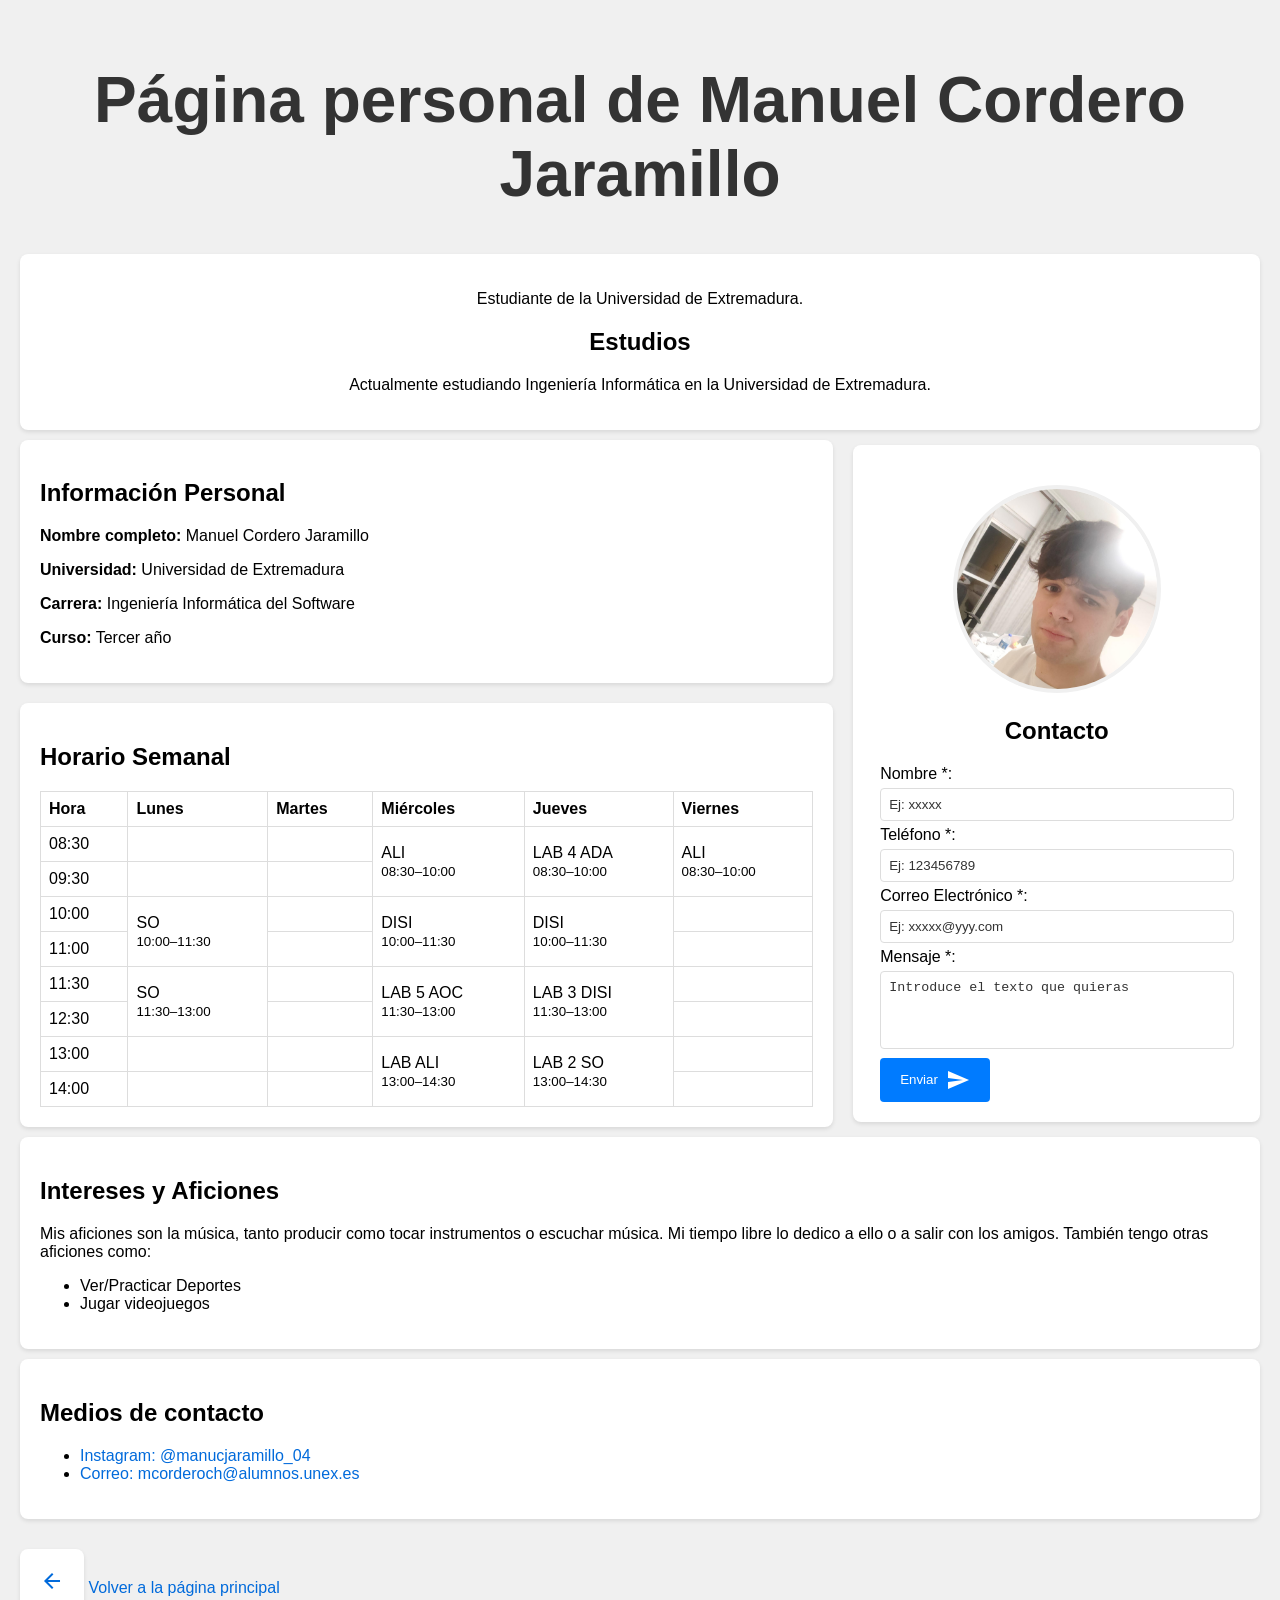
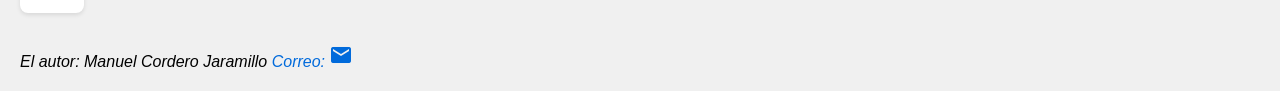
<file: ManuelCordero.html>
<!DOCTYPE html>
<html lang="es">
<head>
    <meta charset="UTF-8">
    <meta name="viewport" content="width=device-width, initial-scale=1.0">
    <title>Presentación Manuel Cordero</title>
    <link rel="stylesheet" href="styles.css">
    <link href="https://fonts.googleapis.com/icon?family=Material+Icons" rel="stylesheet">
</head>
<body>
    <div class="wrapper">
        <div class="nombre">
            <h1>Página personal de Manuel Cordero Jaramillo</h1>
        </div>

        <div class="box presentacion">
            <p>Estudiante de la Universidad de Extremadura.</p>
            <h2>Estudios</h2>
            <p>Actualmente estudiando Ingeniería Informática en la Universidad de Extremadura.</p>
        </div>

        <div class="layout">
            <div class="box informacion-personal">
                <h2>Información Personal</h2>
                <p><strong>Nombre completo:</strong> Manuel Cordero Jaramillo</p>
                <p><strong>Universidad:</strong> Universidad de Extremadura</p>
                <p><strong>Carrera:</strong> Ingeniería Informática del Software</p>
                <p><strong>Curso:</strong> Tercer año</p>
            </div>

            <div class="box horario">
                <h2>Horario Semanal</h2>
                <table class="tabla" aria-label="Horario semanal">
                    <thead>
                        <tr>
                            <th>Hora</th>
                            <th>Lunes</th>
                            <th>Martes</th>
                            <th>Miércoles</th>
                            <th>Jueves</th>
                            <th>Viernes</th>
                        </tr>
                    </thead>
                    <tbody>
                        <!-- 08:30 -->
                        <tr>
                            <td>08:30</td>
                            <td></td>
                            <td></td>
                            <td rowspan="2">
                                <span class="has-tooltip" tabindex="0" data-tooltip="Auditoría y Legislación (ALI)">ALI</span><br>
                                <small>08:30–10:00</small>
                            </td>
                            <td rowspan="2">
                                <span class="has-tooltip" tabindex="0" data-tooltip="Laboratorio 4 — ADA">LAB 4 ADA</span><br>
                                <small>08:30–10:00</small>
                            </td>
                            <td rowspan="2">
                                <span class="has-tooltip" tabindex="0" data-tooltip="Auditoría y Legislación (ALI)">ALI</span><br>
                                <small>08:30–10:00</small>
                            </td>
                        </tr>
                        <tr>
                            <td>09:30</td>
                            <td></td>
                            <td></td>
                        </tr>

                        <!-- 10:00 -->
                        <tr>
                            <td>10:00</td>
                            <td rowspan="2">
                                <span class="has-tooltip" tabindex="0" data-tooltip="Sistemas Operativos (SO)">SO</span><br>
                                <small>10:00–11:30</small>
                            </td>
                            <td></td>
                            <td rowspan="2">
                                <span class="has-tooltip" tabindex="0" data-tooltip="Diseño e Interacción (DISI)">DISI</span><br>
                                <small>10:00–11:30</small>
                            </td>
                            <td rowspan="2">
                                <span class="has-tooltip" tabindex="0" data-tooltip="Diseño e Interacción (DISI)">DISI</span><br>
                                <small>10:00–11:30</small>
                            </td>
                            <td></td>
                        </tr>
                        <tr>
                            <td>11:00</td>
                            <td></td>
                            <td></td>
                        </tr>

                        <!-- 11:30 -->
                        <tr>
                            <td>11:30</td>
                            <td rowspan="2">
                                <span class="has-tooltip" tabindex="0" data-tooltip="Sistemas Operativos (SO)">SO</span><br>
                                <small>11:30–13:00</small>
                            </td>
                            <td></td>
                            <td rowspan="2">
                                <span class="has-tooltip" tabindex="0" data-tooltip="Laboratorio 5 — Arquitectura/Organización de Computadores (AOC)">LAB 5 AOC</span><br>
                                <small>11:30–13:00</small>
                            </td>
                            <td rowspan="2">
                                <span class="has-tooltip" tabindex="0" data-tooltip="Laboratorio 3 — Diseño e Interacción (DISI)">LAB 3 DISI</span><br>
                                <small>11:30–13:00</small>
                            </td>
                            <td></td>
                        </tr>
                        <tr>
                            <td>12:30</td>
                            <td></td>
                            <td></td>
                        </tr>

                        <!-- 13:00 -->
                        <tr>
                            <td>13:00</td>
                            <td></td>
                            <td></td>
                            <td rowspan="2">
                                <span class="has-tooltip" tabindex="0" data-tooltip="Laboratorio — Auditoría y Legislación (ALI)">LAB ALI</span><br>
                                <small>13:00–14:30</small>
                            </td>
                            <td rowspan="2">
                                <span class="has-tooltip" tabindex="0" data-tooltip="Laboratorio 2 — Sistemas Operativos (SO)">LAB 2 SO</span><br>
                                <small>13:00–14:30</small>
                            </td>
                            <td></td>
                        </tr>
                        <tr>
                            <td>14:00</td>
                            <td></td>
                            <td></td>
                            <td></td>
                        </tr>
                    </tbody>
                </table>
            </div>

            <div class="box contacto">
                <a href="#imagen-ampliada">
                    <img src="imagenes/imagenManuelCordero.jpg" alt="Foto de Manuel Cordero Jaramillo">
                </a>

                <div id="imagen-ampliada" class="modal">
                    <a href="#" class="fondo"></a>
                    <div class="contenido">
                        <a class="cerrar">x</a>
                        <img src="imagenes/imagenManuelCordero.jpg" alt="Imagen ampliada">
                    </div>
                </div>

                <h2>Contacto</h2>
                <form>
                    <label class="label" for="nombre">Nombre *:</label><br>
                    <input class="input" type="text" id="nombre" name="nombre" required placeholder="Ej: xxxxx"><br>

                    <label class="label" for="Telefono">Teléfono *:</label><br>
                    <input class="input" type="tel" id="Telefono" name="Telefono" required placeholder="Ej: 123456789"
                           pattern="[0-9]{9}" title="Debe contener 9 dígitos numéricos"><br>

                    <label class="label" for="email">Correo Electrónico *:</label><br>
                    <input class="input" type="email" id="email" name="email" required placeholder="Ej: xxxxx@yyy.com"><br>

                    <label class="label" for="mensaje">Mensaje *:</label><br>
                    <textarea class="textarea" name="mensaje" rows="4" cols="40" id="mensaje" required placeholder="Introduce el texto que quieras"></textarea><br>

                    <button type="submit"class="enviar">
                        Enviar<i class="material-icons">send</i>
                    </button>  
                </form>
            </div>
        </div>

        <div class="box intereses">
            <h2>Intereses y Aficiones</h2>
            <p>Mis aficiones son la música, tanto producir como tocar instrumentos o escuchar música. Mi tiempo libre lo dedico a ello o a salir con los amigos. También tengo otras aficiones como:</p>
            <ul>
                <li>Ver/Practicar Deportes</li>
                <li>Jugar videojuegos</li>
            </ul>
        </div>

        <div class="box redes-sociales">
            <h2>Medios de contacto</h2>
            <ul>
                <li>
                    <a class="ref" href="https://www.instagram.com/manucjaramillo_04/" target="_blank" rel="noopener noreferrer">
                        Instagram: @manucjaramillo_04
                    </a>
                </li>
                <li>
                    <a class="ref" href="mailto:mcorderoch@alumnos.unex.es">
                        Correo: mcorderoch@alumnos.unex.es
                    </a>
                </li>
            </ul>
        </div>
    </div>

    <div class="volver">
        <a href="paginaPrincipal.html" class="ref">
            <i class="box material-icons">arrow_back</i> Volver a la página principal
        </a>
    </div>

    <footer>
        <address>
            El autor: Manuel Cordero Jaramillo 
            <a class="ref" href="mailto:mcorderoch@alumnos.unex.es">
                Correo: <i class="material-icons">email</i>
            </a>
        </address>
    </footer>
</body>
</html>
</file>
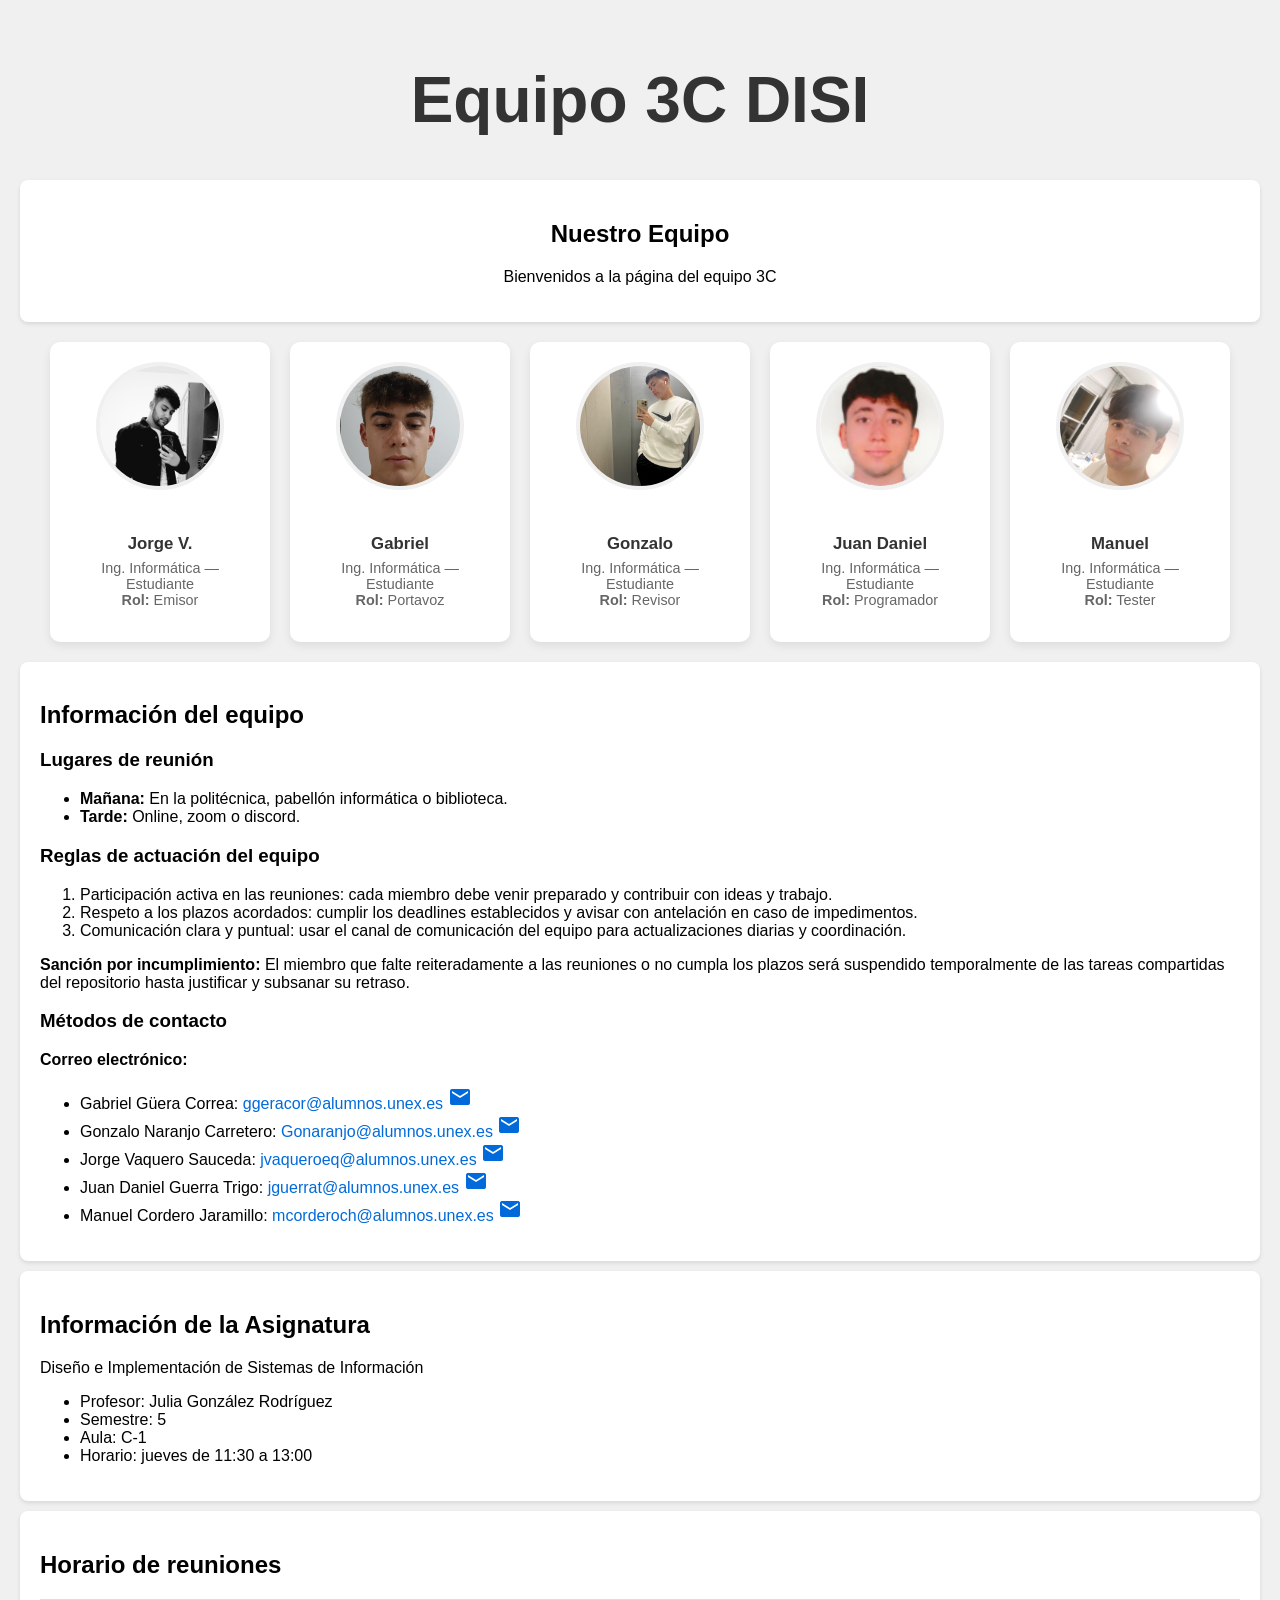
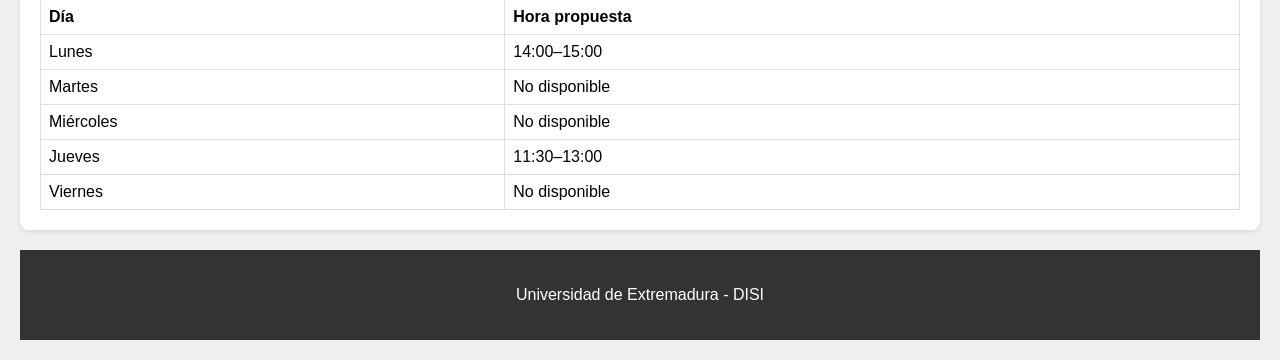
<file: paginaPrincipal.html>
<!DOCTYPE html>
<html lang="es">
<head>
    <meta charset="UTF-8">
    <title>Grupo DISI</title>
    <link rel="stylesheet" href="styles.css">
    <meta name="viewport" content="width=device-width,initial-scale=1">
    <link href="https://fonts.googleapis.com/icon?family=Material+Icons" rel="stylesheet">
</head>
<body>
    <div id="wrapper">
        <div class="nombre"><h1>Equipo 3C DISI</h1></div>
        <div class="box presentacion">
            <h2>Nuestro Equipo</h2>
            <p>Bienvenidos a la página del equipo 3C</p>
        </div>

        <div class="cards">
            <a class="card" href="jorge.html">
                <img src="imagenes/imagenJorge.jpg" alt="Foto de Jorge">
                <div class="info">
                    <h3>Jorge V.</h3>
                    <p>Ing. Informática — Estudiante</p>
                    <p><strong>Rol:</strong> Emisor</p>
                </div>
            </a>
            <a class="card" href="Gabriel.html">
                <img src="imagenes/imageGabriel.png" alt="Foto de Gabriel:  foto de frente en la que se puede observar a un joven de pelo y ojos marrones" >
                <div class="info">
                    <h3>Gabriel</h3>
                    <p>Ing. Informática — Estudiante</p>
                    <p><strong>Rol:</strong> Portavoz</p>
                </div>
            </a>
            <a class="card" href="GonzaloNaranjo.html">
                <img src="imagenes/ImagenGonzalo.jpg" alt="Foto de Gonzalo: foto de chico con pelo corto y negro, posando de perfil frente al espejo">
                <div class="info">
                    <h3>Gonzalo</h3>
                    <p>Ing. Informática — Estudiante</p>
                    <p><strong>Rol:</strong> Revisor</p>
                </div>
            </a>
            <a class="card" href="JuanDaniel.html">
                <img src="imagenes/imagenJuanDaniel.png" alt="Foto de Juan Daniel: Fotografía de un joven con cabello corto y oscuro , piel clara y expresión neutra mirando al frente.">
                <div class="info">
                    <h3>Juan Daniel</h3>
                    <p>Ing. Informática — Estudiante</p>
                    <p><strong>Rol:</strong> Programador</p>
                </div>
            </a>

            <a class="card" href="ManuelCordero.html">
                <img src="imagenes/imagenManuelCordero.jpg" alt="Foto de Manuel: foto de chico con pelo corto y negro">
                <div class="info">
                    <h3>Manuel</h3>
                    <p>Ing. Informática — Estudiante</p>
                    <p><strong>Rol:</strong> Tester</p>
                </div>
            </a>
        </div>

        

        <div class="box">
                <h2>Información del equipo</h2>

                <h3>Lugares de reunión</h3>
                <ul>
                    <li><strong>Mañana:</strong> En la politécnica, pabellón informática o biblioteca.</li>
                    <li><strong>Tarde:</strong> Online, zoom o discord.</li>
                </ul>
                
                <h3>Reglas de actuación del equipo</h3>
                <ol>
                    <li>Participación activa en las reuniones: cada miembro debe venir preparado y contribuir con ideas y trabajo.</li>
                    <li>Respeto a los plazos acordados: cumplir los deadlines establecidos y avisar con antelación en caso de impedimentos.</li>
                    <li>Comunicación clara y puntual: usar el canal de comunicación del equipo para actualizaciones diarias y coordinación.</li>
                </ol>
                <p class="sancion"><strong>Sanción por incumplimiento:</strong> El miembro que falte reiteradamente a las reuniones o no cumpla los plazos será suspendido temporalmente de las tareas compartidas del repositorio hasta justificar y subsanar su retraso.</p>
                
                <h3>Métodos de contacto</h3>
                <p><strong>Correo electrónico:</strong></p>
                <ul>
                    <li>Gabriel Güera Correa: <a class="ref" href="mailto:ggeracor@alumnos.unex.es"> ggeracor@alumnos.unex.es <i class="material-icons"> email</i></a></li>
                    <li>Gonzalo Naranjo Carretero: <a class="ref" href="mailto:Gonaranjo@alumnos.unex.es"> Gonaranjo@alumnos.unex.es <i class="material-icons"> email</i></a></li>
                    <li>Jorge Vaquero Sauceda: <a class="ref" href="mailto:jvaqueroeq@alumnos.unex.es"> jvaqueroeq@alumnos.unex.es <i class="material-icons"> email</i></a></li>
                    <li>Juan Daniel Guerra Trigo: <a class="ref" href="mailto:jguerrat@alumnos.unex.es"> jguerrat@alumnos.unex.es <i class="material-icons"> email</i></a></li>
                    <li>Manuel Cordero Jaramillo: <a class="ref" href="mailto:mcorderoch@alumnos.unex.es"> mcorderoch@alumnos.unex.es <i class="material-icons"> email</i></a></li>
                </ul>
         </div>
        <div class="box info-clase">
            <h2>Información de la Asignatura</h2>
            <p>Diseño e Implementación de Sistemas de Información</p>
            <ul>
                <li>Profesor: Julia González Rodríguez</li>
                <li>Semestre: 5</li>
                <li>Aula: C-1</li>
                <li>Horario: jueves de 11:30 a 13:00</li>
            </ul>
        </div>

        <div class="box">
            <h2>Horario de reuniones</h2>
                <table class="tabla">
                <thead>
                    <tr>
                        <th>Día</th>
                        <th>Hora propuesta</th>
                    </tr>
                </thead>
                <tbody>
                    <tr>
                        <td>Lunes</td>
                        <td>14:00–15:00</td>
                    </tr>
                    <tr>
                        <td>Martes</td>
                        <td>No disponible</td>
                    </tr>
                    <tr>
                        <td>Miércoles</td>
                        <td>No disponible</td>
                    </tr>
                    <tr>
                        <td>Jueves</td>
                        <td>11:30–13:00 </td>
                    </tr>
                    <tr>
                        <td>Viernes</td>
                        <td>No disponible</td>
                    </tr>
                </tbody>
            </table>
         </div>

        <footer id="foot">
            <p>Universidad de Extremadura - DISI</p>
        </footer>
    </div>
</body>
</html>
</file>
<file: styles.css>
body {
    font-family: Arial, sans-serif, 'Lexend', sans-serif;
    margin: 0;
    padding: 20px;
    background-color: #f0f0f0;
}

h1 {
    text-align: center;
}
#wrapper {
    max-width: auto;
    margin: 0 auto;
}

.box {
    background-color: white;
    border-radius: 8px;
    padding: 20px;
    margin: 10px 0;
    box-shadow: 0 2px 4px rgba(0,0,0,0.1);
}

.nombre {
    font-size: 2em;
    text-align: center;
    margin: 20px 0;
    color: #333;
}

.presentacion {
    text-align: center;
}

.layout .box {
  margin: 0;
}

.layout {
  display: grid;
  grid-template-columns: 2fr 1fr;
  grid-template-areas:
  "informacion-personal contacto"
  "horario contacto";
  gap: 20px;
  align-items: center;

}


.contacto {
  grid-area: contacto;
  display: flex;
  flex-direction: column;
  align-items: center;
  justify-content: center;
}

.contacto img {
    width: 200px;
    height: 200px;
    border-radius: 50%;
    object-fit: cover;
    margin-top: 20px;
    border: 4px solid #f0f0f0;
}
.informacion-personal{
  grid-area: informacion-personal;
}
.horario{
  grid-area: horario;
}

.tabla {
    width: 100%;
    border-collapse: collapse;
}

.tabla th, .tabla td {
    border: 1px solid #ddd;
    padding: 8px;
    text-align: left;
}

.input, .textarea {
    width: 95%;
    padding: 8px;
    margin: 5px 0;
    border: 1px solid #ddd;
    border-radius: 4px;
    resize: none;
}

input::placeholder,
textarea::placeholder {
  color: #333333;
}

.enviar {
    background-color: #007bff;
    color: white;
    padding: 10px 20px;
    border: none;
    border-radius: 4px;
    cursor: pointer;
    display: flex;
    align-items: center;
    gap: 8px;
}

.ref {
    color: #006adb;
    text-decoration: none;
}


.volver {
    text-align: start;
    margin: 20px 0;
}



#foot {
    text-align: center;
    margin-top: 20px;
    padding: 20px;
    background-color: #333;
    color: white;
}
.cards {
    display: grid;
    grid-template-columns: repeat(auto-fit, 220px);
    gap: 20px;
    justify-content: center;
    align-items: start;
    margin: 20px 0;
}

.card {
    width: 220px;
    height: 300px;
    background-color: #fff;
    border-radius: 10px;
    box-shadow: 0 4px 10px rgba(0,0,0,0.08);
    text-decoration: none;
    color: inherit;
    display: flex;
    flex-direction: column;
    align-items: center;
    overflow: hidden;
    transition: transform 0.18s ease, box-shadow 0.18s ease;
}

.card:hover {
    transform: translateY(-6px);
    transform: scale(1.05);
    box-shadow: 0 8px 18px rgba(0,0,0,0.12);
}

.card img {
    width: 120px;
    height: 120px;
    border-radius: 50%;
    object-fit: cover;
    margin-top: 20px;
    border: 4px solid #f0f0f0;
}
.card img[alt]{
    font-size: 0.85rem;
    color: #999;
    text-align: center;
    line-height: 120px;
    
}

.card .info {
    padding: 12px 16px;
    text-align: center;
    display: flex;
    flex-direction: column;
    justify-content: center;
    flex: 1;
}

.card .info h3 {
    margin: 10px 0 6px;
    font-size: 1.05rem;
    color: #333;
}

.card .info p {
    margin: 0;
    font-size: 0.9rem;
    color: #666;
}

.modal {
  display: none;
  position: fixed;
  top: 0; left: 0;
  width: 100%; height: 100%;
  background: rgba(0,0,0,0.8);
  justify-content: center;
  align-items: center;
}

.modal img {
  max-width: 100%;
  max-height: 100%;
  transform: scale(1.5);
}

.modal:target {
  display: flex;
}

.fondo {
  position: absolute;
  width: 100%; height: 100%;
}

.cerrar {
  position: fixed;
  top: 20px; left: 20px;
  font-size: 40px;
  color: white;
  text-decoration: none;
}

#foto {
  width: 200px;
  max-width: 100%;
  height: auto;
  object-fit: contain;
  border-radius: 50%;
  border: 2px solid #444;
  display: block;
}

.has-tooltip { position: relative; display: inline-block; cursor: help; }
.has-tooltip:focus { outline: none; }
.has-tooltip:focus-visible { box-shadow: 0 0 0 3px rgba(0,123,255,0.22); border-radius: 4px; }
.has-tooltip::after {
  content: attr(data-tooltip);
  position: absolute;
  left: 50%;
  transform: translateX(-50%) translateY(8px);
  top: 100%;
  background: rgba(0,0,0,0.85);
  color: #fff;
  padding: 6px 8px;
  border-radius: 6px;
  font-size: 0.85rem;
  line-height: 1.2;
  white-space: nowrap;
  opacity: 0;
  pointer-events: none;
  transition: opacity 120ms ease, transform 120ms ease;
  z-index: 60;
}
.has-tooltip::before {
  content: "";
  position: absolute;
  left: 50%;
  top: calc(100% + 4px);
  transform: translateX(-50%);
  border: 6px solid transparent;
  border-top-color: rgba(0,0,0,0.85);
  opacity: 0;
  transition: opacity 120ms ease;
  z-index: 59;
}
.has-tooltip:hover::after, .has-tooltip:focus::after, .has-tooltip:focus-visible::after,
.has-tooltip:hover::before, .has-tooltip:focus::before, .has-tooltip:focus-visible::before {
  opacity: 1;
  transform: translateX(-50%) translateY(0);
}


@media (max-width: 768px) {
  .cards {
      grid-template-columns: 1fr;
 }
  .card {
      width: 90%;
      margin: 0 auto;
      height: auto;
  }
  .layout {
    display: grid;
    grid-template-columns: repeat(auto-fit, minmax(150px, 1fr));
    gap: 20px;
    grid-template-areas:
      "informacion-personal"
      "horario"
      "contacto";
  }

  .contacto {
    align-items: center;
    justify-content: flex-start;
  }
  table {
    display: block;
    overflow-x: auto;
    overflow-y: hidden;
    width: max-content; 
  }
  th, td {
    font-size: 16px;
  }
  .has-tooltip::after, .has-tooltip::before { display: none; }

}

@media (prefers-color-scheme: dark) {
  body {
    background-color: #121212;
    color: #f5f5f5; 
  }


  .box {
    background-color: #1e1e1e;
    box-shadow: 0 2px 6px rgba(0, 0, 0, 0.3);
    color: #e0e0e0;

  }

  .nombre {
    color: #ffffff;
  }

  .presentacion {
    color: #cccccc;
  }

  .tabla {
    background-color: #1a1a1a;
    color: #f0f0f0;
  }

  .tabla th, .tabla td {
    border: 1px solid #444;
  }

  .input, .textarea {
    border: 1px solid #555;
    background-color: #2a2a2a;
    color: #f0f0f0;
  }
  input::placeholder,
textarea::placeholder {
  color: #C4BABA;
}

  .enviar {
    background-color: #0d6efd;
    color: white;
  }

  .ref {
    color: #4da3ff;
  }

  .volver {
    color: #ccc;
  }

  #foot {
    background-color: #1e1e1e;
    color: #f0f0f0;
  }

  .card {
    background-color: #1f1f1f;
    box-shadow: 0 4px 10px rgba(0, 0, 0, 0.3);
    color: #f0f0f0;
  }

  .card:hover {
    transform: scale(1.05);
    box-shadow: 0 8px 18px rgba(0,0,0,0.4);
  }

  .card img {
    border: 4px solid #f5f5f5;
  }

  .card img[alt] {
    color: #aaa;
  }

  .card .info h3 {
    color: #ffffff;
  }

  .card .info p {
    color: #cccccc;
  }

  img[src="imagenes/predeterminado.png"] {
  filter: invert(100%);
}

}
@media(prefers-reduced-motion: reduce){
  .card {
    transition: none;
  }
  .card:hover {
    transform:none;
  }
  .has-tooltip::after, .has-tooltip::before { transition: none; }
}

@media (forced-colors: active) {
  body {
    background-color: Canvas;
    color: CanvasText;
  }

  .box,
  .card,
  .info-clase {
    background-color: Canvas;
    color: CanvasText;
    border: 1px solid ButtonText;
  }

  .card img {
    border: 2px solid CanvasText;
  }

  a {
    color: LinkText;
    text-decoration: underline;
  }

  .enviar {
    background-color: ButtonFace;
    color: ButtonText;
    border: 1px solid ButtonText;
  }

  footer {
    background-color: Canvas;
    color: CanvasText;
    border-top: 1px solid ButtonText;
  }

  .nombre,
  h2,
  h3,
  p,
  li {
    color: CanvasText;
  }

  .input,
  .textarea {
    background-color: Field;
    color: FieldText;
    border: 1px solid ButtonText;
  }
}
</file>
